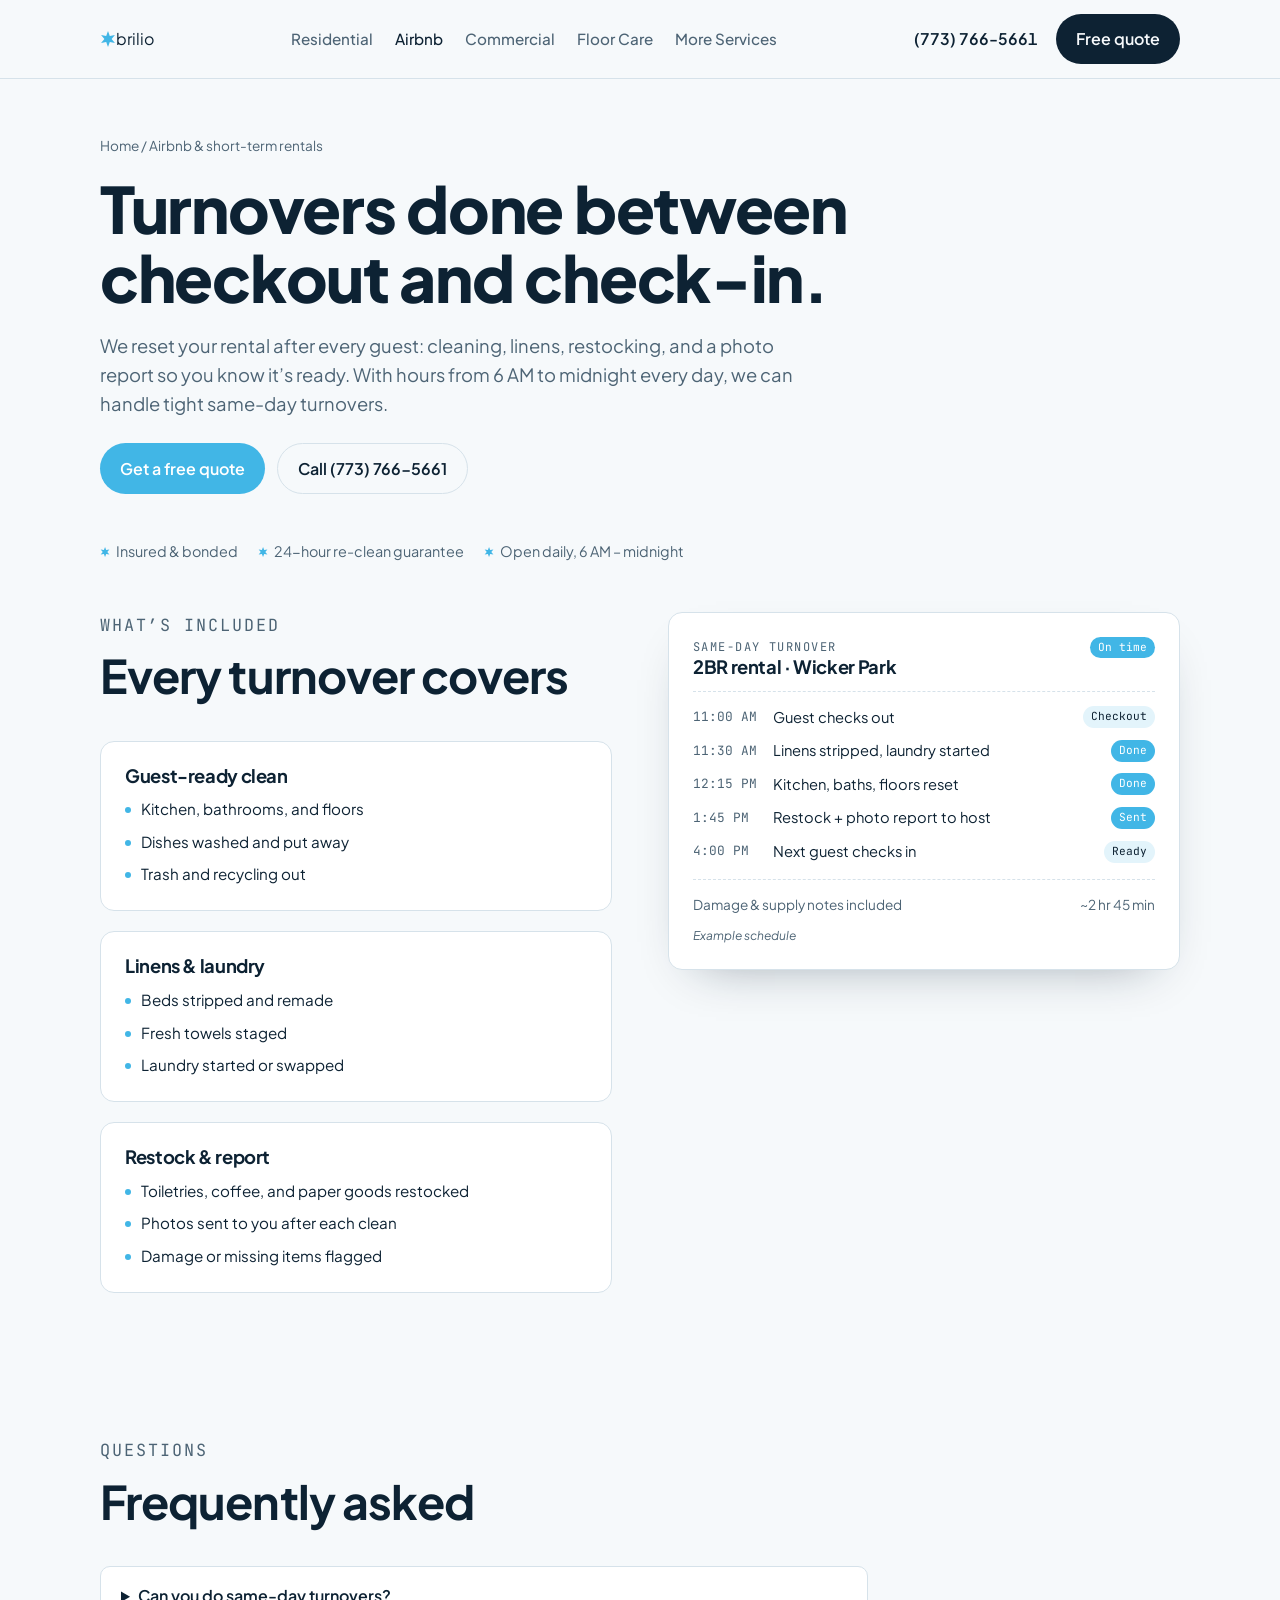
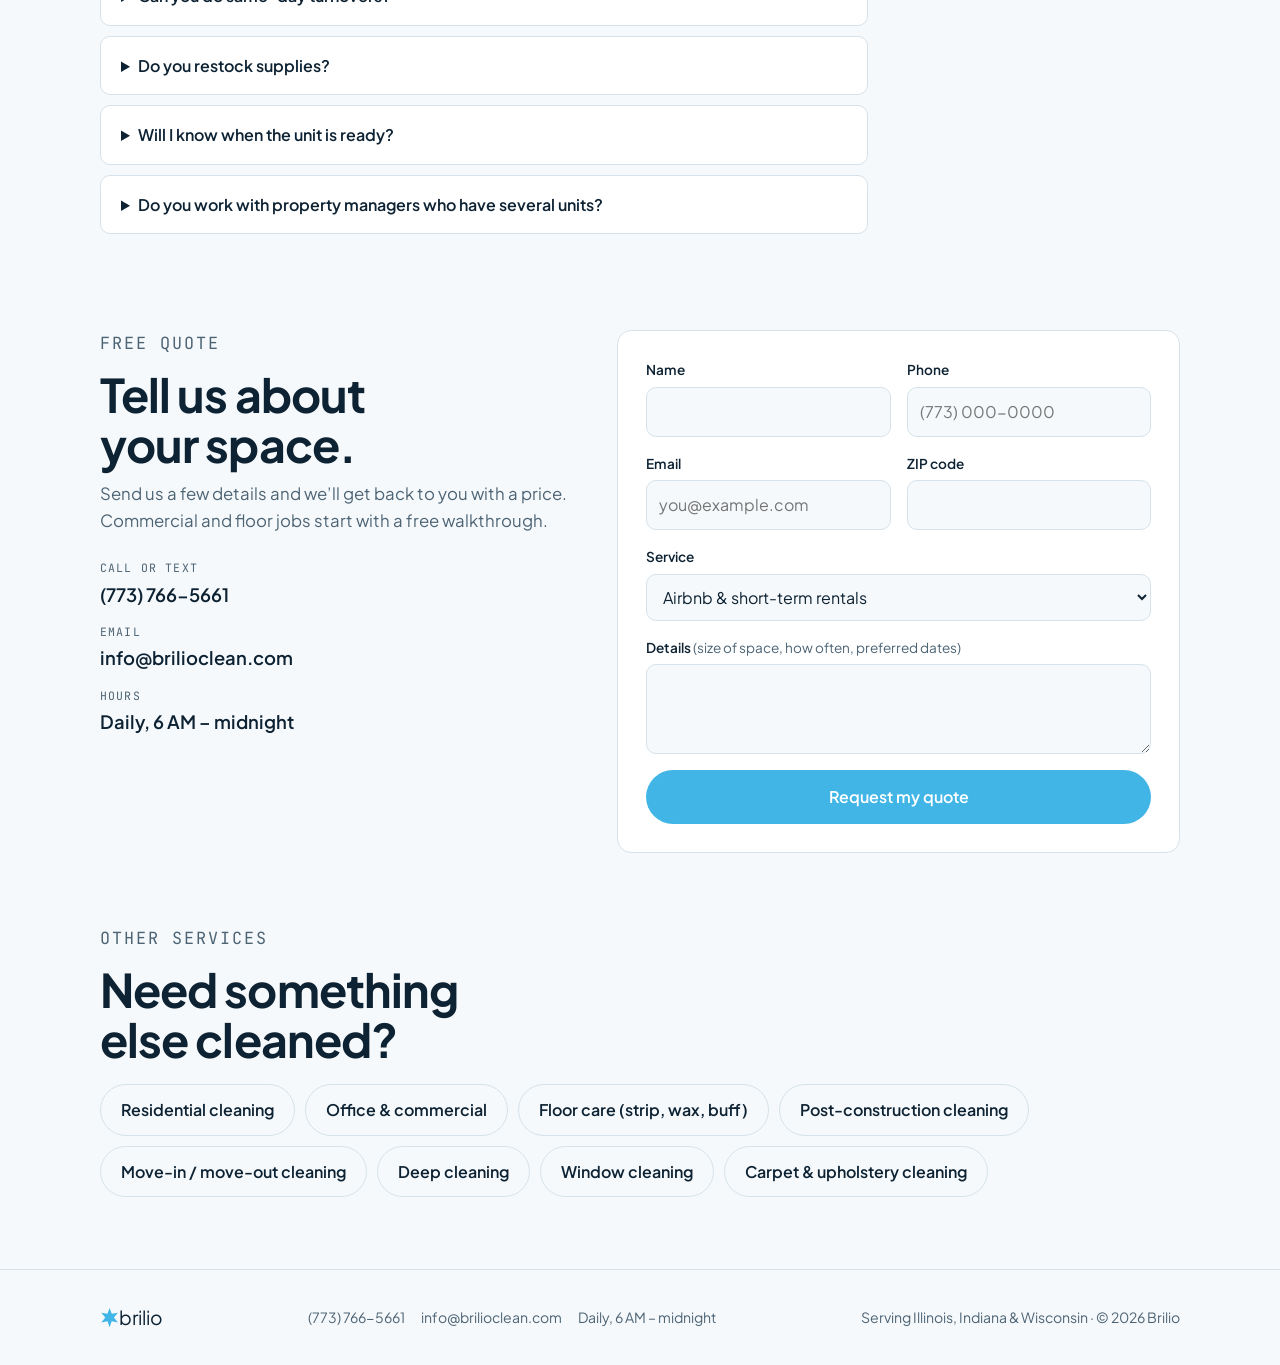
<file: airbnb-cleaning.html>
<!doctype html>
<html lang="en">
<head>
<meta charset="utf-8">
<meta name="viewport" content="width=device-width, initial-scale=1, viewport-fit=cover">
<title>Airbnb &amp; Short-Term Rental Cleaning in Chicago | Brilio</title>
<meta name="description" content="Airbnb and VRBO turnover cleaning in Chicago and across Illinois, Indiana, and Wisconsin. Same-day turnovers, linen changes, restocking, and photo reports for hosts.">
<link rel="canonical" href="https://www.brilioclean.com/airbnb-cleaning">
<meta name="theme-color" content="#0d2233">
<meta property="og:title" content="Airbnb &amp; Short-Term Rental Cleaning in Chicago | Brilio">
<meta property="og:description" content="Airbnb and VRBO turnover cleaning in Chicago and across Illinois, Indiana, and Wisconsin. Same-day turnovers, linen changes, restocking, and photo reports for hosts.">
<meta property="og:url" content="https://www.brilioclean.com/airbnb-cleaning">
<meta property="og:type" content="website">
<meta property="og:site_name" content="Brilio">
<link rel="icon" href="/favicon.svg" type="image/svg+xml">
<link rel="preconnect" href="https://fonts.googleapis.com">
<link rel="preconnect" href="https://fonts.gstatic.com" crossorigin>
<link rel="stylesheet" href="https://fonts.googleapis.com/css2?family=Plus+Jakarta+Sans:wght@400;500;600;700;800&family=JetBrains+Mono:wght@500&display=swap">
<link rel="stylesheet" href="/styles.css">
</head>
<body>
<svg width="0" height="0" style="position:absolute" aria-hidden="true">
  <symbol id="star" viewBox="-10 -10 20 20"><polygon points="0,-10 2.25,-3.9 8.66,-5 4.5,0 8.66,5 2.25,3.9 0,10 -2.25,3.9 -8.66,5 -4.5,0 -8.66,-5 -2.25,-3.9"/></symbol>
</svg>
<header class="site">
  <div class="wrap">
    <a class="logo" href="/" aria-label="Brilio home"><svg class="star" aria-hidden="true"><use href="#star"/></svg>brilio</a>
    <nav class="main" aria-label="Main">
      <a href="/residential-cleaning">Residential</a>
      <a href="/airbnb-cleaning" aria-current="page">Airbnb</a>
      <a href="/commercial-cleaning">Commercial</a>
      <a href="/floor-care">Floor Care</a>
      <a href="/#more-services">More Services</a>
    </nav>
    <div class="hdr-right">
      <a class="hdr-phone" href="tel:+17737665661">(773) 766-5661</a>
      <a class="btn" href="#quote">Free quote</a>
    </div>
  </div>
</header>

<main id="top">
  <section class="page-hero">
    <div class="wrap">
      <p class="crumbs"><a href="/">Home</a> / Airbnb &amp; short-term rentals</p>
      <h1>Turnovers done between checkout and check-in.</h1>
      <p class="lede">We reset your rental after every guest: cleaning, linens, restocking, and a photo report so you know it’s ready. With hours from 6 AM to midnight every day, we can handle tight same-day turnovers.</p>
      <div class="ctas">
        <a class="btn sky" href="#quote">Get a free quote</a>
        <a class="btn ghost" href="tel:+17737665661">Call (773) 766-5661</a>
      </div>
      <div class="trust">
          <span><svg class="star" aria-hidden="true"><use href="#star"/></svg>Insured &amp; bonded</span>
          <span><svg class="star" aria-hidden="true"><use href="#star"/></svg>24-hour re-clean guarantee</span>
          <span><svg class="star" aria-hidden="true"><use href="#star"/></svg>Open daily, 6 AM – midnight</span>
        </div>
    </div>
  </section>
  <section class="block" style="padding-top:8px">
    <div class="wrap split" style="align-items:start">
      <div>
        <div class="head"><p class="eyebrow">What’s included</p><h2>Every turnover covers</h2></div>
        <div class="checklist"><div class="group"><h3>Guest-ready clean</h3><ul><li>Kitchen, bathrooms, and floors</li><li>Dishes washed and put away</li><li>Trash and recycling out</li></ul></div><div class="group"><h3>Linens &amp; laundry</h3><ul><li>Beds stripped and remade</li><li>Fresh towels staged</li><li>Laundry started or swapped</li></ul></div><div class="group"><h3>Restock &amp; report</h3><ul><li>Toiletries, coffee, and paper goods restocked</li><li>Photos sent to you after each clean</li><li>Damage or missing items flagged</li></ul></div></div>
      </div>
      <article class="ticket" aria-label="Example Airbnb turnover schedule">
        <header>
          <div>
            <p class="eyebrow">Same-day turnover</p>
            <h3>2BR rental · Wicker Park</h3>
          </div>
          <span class="chip done">On time</span>
        </header>
        <ol class="timeline">
          <li><time>11:00 AM</time><span>Guest checks out</span><span class="chip">Checkout</span></li>
          <li><time>11:30 AM</time><span>Linens stripped, laundry started</span><span class="chip done">Done</span></li>
          <li><time>12:15 PM</time><span>Kitchen, baths, floors reset</span><span class="chip done">Done</span></li>
          <li><time>1:45 PM</time><span>Restock + photo report to host</span><span class="chip done">Sent</span></li>
          <li><time>4:00 PM</time><span>Next guest checks in</span><span class="chip">Ready</span></li>
        </ol>
        <footer><span>Damage &amp; supply notes included</span><span>~2 hr 45 min</span></footer>
        <p class="note">Example schedule</p>
      </article>
    </div>
  </section>

  <section class="block">
    <div class="wrap">
      <div class="head"><p class="eyebrow">Questions</p><h2>Frequently asked</h2></div>
      <div class="faq"><details><summary>Can you do same-day turnovers?</summary><p>Yes. We work from 6 AM to midnight every day, so we can fit a turnover between an 11 AM checkout and a 4 PM check-in.</p></details><details><summary>Do you restock supplies?</summary><p>Yes. We restock toiletries, paper goods, and kitchen basics from the supplies you keep at the property, and tell you when you’re running low.</p></details><details><summary>Will I know when the unit is ready?</summary><p>Yes. After each turnover we send you photos of the finished unit, plus notes on any damage or missing items.</p></details><details><summary>Do you work with property managers who have several units?</summary><p>Yes. Tell us how many units you manage and how often they turn over, and we’ll set up a schedule.</p></details></div>
    </div>
  </section>
  <section class="block" id="quote" style="padding-top:24px">
    <div class="wrap quote">
      <div>
        <div class="head" style="margin-bottom:0">
          <p class="eyebrow">Free quote</p>
          <h2>Tell us about your space.</h2>
          <p>Send us a few details and we’ll get back to you with a price. Commercial and floor jobs start with a free walkthrough.</p>
        </div>
        <div class="contact-lines">
          <div><span class="lbl">Call or text</span><a class="val" href="tel:+17737665661">(773) 766-5661</a></div>
          <div><span class="lbl">Email</span><a class="val" href="mailto:info@brilioclean.com">info@brilioclean.com</a></div>
          <div><span class="lbl">Hours</span><span class="val">Daily, 6 AM – midnight</span></div>
        </div>
      </div>
      <form class="qf" id="quoteForm" action="https://formsubmit.co/ajax/df6a463ea6c9df99f22c3e2976bc7e55" method="POST" novalidate>
        <input type="hidden" name="_subject" value="New quote request from brilioclean.com">
        <input type="hidden" name="_template" value="table">
        <input type="hidden" name="_captcha" value="false">
        <div class="hp" aria-hidden="true"><label for="q-honey">Leave this empty</label><input id="q-honey" name="_honey" tabindex="-1" autocomplete="off"></div>
        <div class="field"><label for="q-name">Name</label><input id="q-name" name="name" autocomplete="name" required></div>
        <div class="field"><label for="q-phone">Phone</label><input id="q-phone" name="phone" type="tel" autocomplete="tel" placeholder="(773) 000-0000"></div>
        <div class="field"><label for="q-email">Email</label><input id="q-email" name="email" type="email" autocomplete="email" placeholder="you@example.com"></div>
        <div class="field"><label for="q-zip">ZIP code</label><input id="q-zip" name="zip" inputmode="numeric" maxlength="5" autocomplete="postal-code"></div>
        <div class="field full"><label for="q-service">Service</label>
          <select id="q-service" name="service">
            <option>Residential cleaning</option>
            <option selected>Airbnb & short-term rentals</option>
            <option>Office & commercial</option>
            <option>Floor care (strip, wax, buff)</option>
            <option>Post-construction cleaning</option>
            <option>Move-in / move-out cleaning</option>
            <option>Deep cleaning</option>
            <option>Window cleaning</option>
            <option>Carpet &amp; upholstery cleaning</option>
          </select>
        </div>
        <div class="field full"><label for="q-details">Details <span class="req">(size of space, how often, preferred dates)</span></label><textarea id="q-details" name="details"></textarea></div>
        <button class="btn sky" type="submit">Request my quote</button>
        <p class="ok" id="quoteOk" role="status" hidden>Thanks! We got your request and will be in touch soon. Need us sooner? Call or text (773) 766-5661.</p>
        <p class="err" id="quoteErr" role="alert" hidden></p>
      </form>
    </div>
  </section>

  <section class="block" style="padding-top:0">
    <div class="wrap">
      <div class="head" style="margin-bottom:20px"><p class="eyebrow">Other services</p><h2>Need something else cleaned?</h2></div>
      <div class="other-services"><a class="btn ghost" href="/residential-cleaning">Residential cleaning</a><a class="btn ghost" href="/commercial-cleaning">Office & commercial</a><a class="btn ghost" href="/floor-care">Floor care (strip, wax, buff)</a><a class="btn ghost" href="/post-construction-cleaning">Post-construction cleaning</a><a class="btn ghost" href="/move-out-cleaning">Move-in / move-out cleaning</a><a class="btn ghost" href="/deep-cleaning">Deep cleaning</a><a class="btn ghost" href="/window-cleaning">Window cleaning</a><a class="btn ghost" href="/carpet-cleaning">Carpet &amp; upholstery cleaning</a></div>
    </div>
  </section>

</main>
<footer class="site">
  <div class="wrap">
    <a class="logo" href="/" style="font-size:1.2rem"><svg class="star" aria-hidden="true"><use href="#star"/></svg>brilio</a>
    <div class="contact">
      <a href="tel:+17737665661">(773) 766-5661</a>
      <a href="mailto:info@brilioclean.com">info@brilioclean.com</a>
      <span>Daily, 6 AM – midnight</span>
    </div>
    <span>Serving Illinois, Indiana &amp; Wisconsin · © 2026 Brilio</span>
  </div>
</footer>
<script src="/site.js"></script>
</body>
</html>
</file>
<file: styles.css>
/* Layout: lake-blue + Chicago-star sparkle; full-bleed bands, left-aligned editorial headings, cards only where they're real objects (services, quote form) */
:root {
  --bg: #f6f9fb;
  --surface: #ffffff;
  --ink: #0d2233;
  --muted: #4d6475;
  --line: #d6e2ea;
  --sky: #41b6e6;        /* Chicago flag blue */
  --sky-soft: #e3f4fb;
  --star: #d7192e;       /* Chicago flag star red, used sparingly */
  --band: #0d2233;
  --band-fg: #eaf6fc;
  --band-muted: #9cb8ca;
  --btn-fg: #ffffff;
  --display: "Plus Jakarta Sans", "Avenir Next", "Segoe UI", system-ui, sans-serif;
  --body: "Plus Jakarta Sans", "Helvetica Neue", Arial, system-ui, sans-serif;
  --mono: "JetBrains Mono", ui-monospace, "SFMono-Regular", Menlo, monospace;
  --radius: 14px;
}
@media (prefers-color-scheme: dark) {
  :root:not([data-theme="light"]) {
    --bg: #0a1924; --surface: #10242f; --ink: #e6f2f9; --muted: #9db4c3; --line: #21394a;
    --sky: #5cc6ee; --sky-soft: #123446; --star: #ff4d5e; --band: #061019; --band-fg: #e6f2f9;
    --band-muted: #8fabbd; --btn-fg: #061019; color-scheme: dark;
  }
}
:root[data-theme="dark"] {
  --bg: #0a1924; --surface: #10242f; --ink: #e6f2f9; --muted: #9db4c3; --line: #21394a;
  --sky: #5cc6ee; --sky-soft: #123446; --star: #ff4d5e; --band: #061019; --band-fg: #e6f2f9;
  --band-muted: #8fabbd; --btn-fg: #061019; color-scheme: dark;
}

* { box-sizing: border-box; }
html { scroll-behavior: smooth; scroll-padding-top: 80px; }
body { margin: 0; }
img { max-width: 100%; }
[hidden] { display: none !important; }
body { background: var(--bg); color: var(--ink); font-family: var(--body); font-size: 1rem; line-height: 1.6; }
.wrap { max-width: 1120px; margin-inline: auto; padding-inline: 20px; }
h1, h2, h3 { font-family: var(--display); line-height: 1.08; margin: 0; text-wrap: balance; letter-spacing: -0.02em; }
p { margin: 0; }
a { color: inherit; }
:focus-visible { outline: 3px solid var(--sky); outline-offset: 3px; border-radius: 4px; }
.eyebrow { font-family: var(--mono); font-size: .75rem; letter-spacing: .12em; text-transform: uppercase; color: var(--muted); }
.star { width: 1em; height: 1em; fill: var(--sky); flex: none; }


/* header */
header.site { position: sticky; top: env(safe-area-inset-top, 0px); z-index: 10; background: color-mix(in srgb, var(--bg) 88%, transparent); backdrop-filter: blur(8px); border-bottom: 1px solid var(--line); }
header.site .wrap { display: flex; align-items: center; justify-content: space-between; gap: 16px; padding-block: 14px; }
.logo { display: flex; align-items: center; color: var(--ink); text-decoration: none; }
.logo-mark { display: block; height: 46px; width: auto; }
@media (max-width: 600px) { .logo-mark { height: 40px; } }
.logo-sm .logo-mark { height: 34px; }
nav.main { display: flex; gap: 22px; white-space: nowrap; font-weight: 500; font-size: .95rem; }
nav.main a { text-decoration: none; color: var(--muted); }
nav.main a:hover { color: var(--ink); }
.btn { display: inline-flex; align-items: center; gap: 8px; background: var(--ink); color: var(--bg); font-weight: 600; text-decoration: none; padding: 12px 20px; border-radius: 999px; border: 0; font: inherit; font-weight: 600; cursor: pointer; transition: transform .15s ease, background .15s ease; }
.btn:hover { transform: translateY(-1px); }
.btn.sky { background: var(--sky); color: var(--btn-fg); }
.btn.ghost { background: transparent; color: var(--ink); border: 1.5px solid var(--line); }
@media (max-width: 1060px) { nav.main { display: none; } }

/* hero */
.hero { padding-block: 72px 56px; }
.hero .wrap { display: grid; grid-template-columns: 1.25fr 1fr; gap: 48px; align-items: center; }
.hero h1 { font-size: clamp(2.6rem, 6.5vw, 5rem); font-weight: 800; }
.hero h1 em { font-style: normal; color: var(--sky); position: relative; }
.hero .lede { margin-top: 20px; font-size: 1.15rem; color: var(--muted); max-width: 34em; }
.hero .ctas { display: flex; flex-wrap: wrap; gap: 12px; margin-top: 28px; }
.trust { display: flex; flex-wrap: wrap; gap: 8px 20px; margin-top: 28px; font-size: .9rem; color: var(--muted); }
.trust span { display: inline-flex; align-items: center; gap: 6px; }
.trust .star { width: .7em; height: .7em; }

/* turnover ticket */
.ticket { background: var(--surface); border: 1px solid var(--line); border-radius: var(--radius); padding: 24px; box-shadow: 0 20px 50px -30px rgba(13,34,51,.45); min-width: 0; }
.ticket header { display: flex; justify-content: space-between; align-items: baseline; gap: 12px; border-bottom: 1px dashed var(--line); padding-bottom: 14px; margin-bottom: 14px; }
.ticket h3 { font-size: 1.15rem; }
.ticket .addr { color: var(--muted); font-size: .85rem; }
.timeline { list-style: none; padding: 0; margin: 0; display: grid; gap: 10px; }
.timeline li { display: grid; grid-template-columns: 68px 1fr auto; gap: 12px; align-items: center; font-size: .92rem; }
.timeline time { font-family: var(--mono); font-size: .8rem; color: var(--muted); font-variant-numeric: tabular-nums; }
.chip { font-family: var(--mono); font-size: .7rem; padding: 2px 8px; border-radius: 999px; background: var(--sky-soft); color: var(--ink); white-space: nowrap; }
.chip.done { background: var(--sky); color: var(--btn-fg); }
.ticket footer { margin-top: 16px; padding-top: 14px; border-top: 1px dashed var(--line); font-size: .85rem; color: var(--muted); display: flex; justify-content: space-between; gap: 12px; flex-wrap: wrap; }
.ticket .note { font-size: .75rem; color: var(--muted); margin-top: 10px; font-style: italic; }

/* sections */
section.block { padding-block: 72px; }
.head { display: grid; gap: 12px; margin-bottom: 40px; max-width: 40em; }
.head h2 { font-size: clamp(2rem, 4vw, 2.9rem); font-weight: 700; }
.head p { color: var(--muted); font-size: 1.05rem; }

/* services */
.services { display: grid; grid-template-columns: repeat(2, minmax(0, 1fr)); gap: 20px; }
.svc { background: var(--surface); border: 1px solid var(--line); border-radius: var(--radius); padding: 28px; display: grid; gap: 14px; align-content: start; transition: border-color .2s ease, transform .2s ease; }
.svc:hover { border-color: var(--sky); transform: translateY(-2px); }
.svc .tag { font-family: var(--mono); font-size: .72rem; letter-spacing: .1em; text-transform: uppercase; color: var(--muted); }
.svc h3 { font-size: 1.5rem; font-weight: 700; }
.svc p { color: var(--muted); }
.svc ul { margin: 0; padding: 0; list-style: none; display: grid; gap: 6px; font-size: .93rem; }
.svc li { display: flex; gap: 10px; align-items: baseline; }
.svc li::before { content: ""; width: 6px; height: 6px; border-radius: 50%; background: var(--sky); flex: none; transform: translateY(-2px); }
.svc .more { font-weight: 600; text-decoration: none; color: var(--ink); border-bottom: 2px solid var(--sky); justify-self: start; }

/* floor care band */
.band { background: var(--band); color: var(--band-fg); }
.band .eyebrow, .band .head p { color: var(--band-muted); }
.steps { list-style: none; margin: 0; padding: 0; display: grid; grid-template-columns: repeat(5, minmax(0, 1fr)); gap: 0; border-top: 1px solid color-mix(in srgb, var(--band-fg) 18%, transparent); }
.steps li { padding: 24px 20px 8px 0; display: grid; gap: 8px; align-content: start; }
.steps .n { font-family: var(--mono); font-size: .8rem; color: var(--sky); }
.steps h3 { font-size: 1.2rem; font-weight: 700; }
.steps p { font-size: .9rem; color: var(--band-muted); }
.floors { margin-top: 36px; display: flex; flex-wrap: wrap; gap: 8px; }
.floors span { font-size: .85rem; border: 1px solid color-mix(in srgb, var(--band-fg) 25%, transparent); border-radius: 999px; padding: 6px 14px; }

/* why + areas */
.split { display: grid; grid-template-columns: 1fr 1fr; gap: 56px; }
.why { display: grid; gap: 22px; }
.why > div { display: grid; grid-template-columns: auto 1fr; gap: 14px; }
.why .star { margin-top: .35em; width: .9rem; height: .9rem; }
.why h3 { font-size: 1.15rem; font-weight: 700; margin-bottom: 4px; }
.why p { color: var(--muted); font-size: .95rem; }
.areas { display: flex; flex-wrap: wrap; gap: 8px; }
.areas span { background: var(--surface); border: 1px solid var(--line); border-radius: 8px; padding: 6px 12px; font-size: .9rem; }
.areas-note { margin-top: 16px; color: var(--muted); font-size: .9rem; }


/* quote */
.quote { display: grid; grid-template-columns: 1fr 1.2fr; gap: 48px; align-items: start; }
.contact-lines { display: grid; gap: 14px; margin-top: 24px; }
.contact-lines div { display: grid; gap: 2px; }
.contact-lines .lbl { font-family: var(--mono); font-size: .72rem; letter-spacing: .1em; text-transform: uppercase; color: var(--muted); }
.contact-lines .val { font-size: 1.15rem; font-weight: 600; user-select: all; }
form.qf { background: var(--surface); border: 1px solid var(--line); border-radius: var(--radius); padding: 28px; display: grid; grid-template-columns: 1fr 1fr; gap: 16px; min-width: 0; }
.field { display: grid; gap: 6px; min-width: 0; }
.field.full { grid-column: 1 / -1; }
.field label { font-size: .85rem; font-weight: 600; }
.field input, .field select, .field textarea { font: inherit; color: var(--ink); background: var(--bg); border: 1px solid var(--line); border-radius: 10px; padding: 11px 12px; width: 100%; }
.field textarea { min-height: 90px; resize: vertical; }
.field input:focus, .field select:focus, .field textarea:focus { outline: 2px solid var(--sky); outline-offset: 1px; border-color: var(--sky); }
.qf .btn { grid-column: 1 / -1; justify-content: center; padding-block: 14px; }
.qf .ok { grid-column: 1 / -1; background: var(--sky-soft); border-radius: 10px; padding: 12px 14px; font-size: .92rem; }

footer.site { border-top: 1px solid var(--line); padding-block: 32px; color: var(--muted); font-size: .88rem; }
footer.site .wrap { display: flex; justify-content: space-between; gap: 16px; flex-wrap: wrap; align-items: center; }

@media (max-width: 900px) {
  .hero .wrap, .split, .quote { grid-template-columns: 1fr; gap: 40px; }
  .steps { grid-template-columns: 1fr 1fr; }
}
@media (max-width: 600px) {
  .services, .steps, form.qf { grid-template-columns: 1fr; }
  .hero { padding-block: 44px 32px; }
  section.block { padding-block: 52px; }
  .svc, form.qf { padding: 22px; }
  .timeline li { grid-template-columns: 58px 1fr; }
  .timeline .chip { grid-column: 2; justify-self: start; }
}
@media (prefers-reduced-motion: reduce) { * { transition: none !important; } }

/* header phone */
.hdr-right { display: flex; align-items: center; gap: 18px; }
.hdr-phone { font-weight: 600; text-decoration: none; font-variant-numeric: tabular-nums; white-space: nowrap; }
.hdr-phone:hover { color: var(--sky); }
nav.main a[aria-current="page"] { color: var(--ink); }

/* service area states */
.states { display: grid; gap: 12px; }
.state { display: flex; justify-content: space-between; align-items: baseline; gap: 12px; background: var(--surface); border: 1px solid var(--line); border-radius: 10px; padding: 14px 18px; }
.state b { font-family: var(--display); font-size: 1.15rem; }
.state span { color: var(--muted); font-size: .88rem; text-align: right; }

/* inner pages */
.page-hero { padding-block: 56px 40px; }
.page-hero .wrap { display: grid; gap: 18px; max-width: 1120px; }
.page-hero h1 { font-size: clamp(2.3rem, 5.5vw, 4rem); font-weight: 800; max-width: 16em; }
.page-hero .lede { font-size: 1.15rem; color: var(--muted); max-width: 38em; }
.page-hero .ctas { display: flex; flex-wrap: wrap; gap: 12px; margin-top: 6px; }
.crumbs { font-size: .85rem; color: var(--muted); }
.crumbs a { text-decoration: none; }
.crumbs a:hover { color: var(--ink); }
.checklist { display: grid; grid-template-columns: repeat(auto-fill, minmax(min(100%, 300px), 1fr)); gap: 20px; }
.checklist .group { background: var(--surface); border: 1px solid var(--line); border-radius: var(--radius); padding: 24px; display: grid; gap: 12px; align-content: start; }
.checklist h3 { font-size: 1.15rem; font-weight: 700; }
.checklist ul { margin: 0; padding: 0; list-style: none; display: grid; gap: 8px; font-size: .95rem; }
.checklist li { display: flex; gap: 10px; align-items: baseline; }
.checklist li::before { content: ""; width: 6px; height: 6px; border-radius: 50%; background: var(--sky); flex: none; transform: translateY(-2px); }
.faq { display: grid; gap: 10px; max-width: 48em; }
.faq details { background: var(--surface); border: 1px solid var(--line); border-radius: 10px; padding: 16px 20px; }
.faq summary { font-weight: 600; cursor: pointer; }
.faq details p { margin-top: 10px; color: var(--muted); }
.other-services { display: flex; flex-wrap: wrap; gap: 10px; }

/* contact + form status */
.contact-lines a.val { text-decoration: none; }
.contact-lines a.val:hover { color: var(--sky); }
.qf .err { grid-column: 1 / -1; border: 1px solid var(--star); border-radius: 10px; padding: 12px 14px; font-size: .92rem; }
.qf .hp { position: absolute; left: -9999px; width: 1px; height: 1px; overflow: hidden; }
.qf .btn[disabled] { opacity: .6; cursor: wait; }
.field .req { color: var(--muted); font-weight: 400; }
footer.site .contact { display: flex; gap: 16px; flex-wrap: wrap; }
footer.site a { text-decoration: none; }
footer.site a:hover { color: var(--ink); }

@media (max-width: 600px) {
  .hdr-phone { display: none; }
  .page-hero { padding-block: 40px 24px; }
}

/* more services */
.mini-services { display: flex; flex-wrap: wrap; gap: 14px; }
.mini-services .mini { flex: 1 1 190px; min-width: 0; }
.mini { display: grid; gap: 6px; align-content: start; text-decoration: none; background: var(--surface); border: 1px solid var(--line); border-radius: 12px; padding: 20px 22px; transition: border-color .2s ease, transform .2s ease; }
.mini:hover { border-color: var(--sky); transform: translateY(-2px); }
.mini h3 { font-size: 1.1rem; font-weight: 700; }
.mini h3::after { content: " →"; color: var(--sky); }
.mini p { color: var(--muted); font-size: .92rem; }

/* process steps on a light background */
.steps.steps-light { grid-template-columns: repeat(4, minmax(0, 1fr)); border-top-color: var(--line); }
.steps.steps-light p { color: var(--muted); }
@media (max-width: 900px) { .steps.steps-light { grid-template-columns: 1fr 1fr; } }
@media (max-width: 600px) { .steps.steps-light { grid-template-columns: 1fr; } }

/* stats band */
.stats-band { border-block: 1px solid var(--line); background: var(--surface); }
.stats { display: grid; grid-template-columns: repeat(4, minmax(0, 1fr)); padding-block: 28px; }
.stat { display: grid; gap: 4px; align-content: start; padding-inline: 20px; border-left: 1px solid var(--line); min-width: 0; }
.stat:first-child { border-left: 0; padding-left: 0; }
.stat b { font-family: var(--display); font-size: clamp(1.8rem, 3.6vw, 2.6rem); font-weight: 800; letter-spacing: -0.03em; line-height: 1.05; font-variant-numeric: tabular-nums; }
.stat:first-child b { color: var(--sky); }
.stat span { color: var(--muted); font-size: .9rem; line-height: 1.4; }
@media (max-width: 760px) {
  .stats { grid-template-columns: 1fr 1fr; gap: 22px 0; }
  .stat:nth-child(3) { border-left: 0; padding-left: 0; }
}

/* places we clean */
.places { display: grid; grid-template-columns: repeat(auto-fit, minmax(min(100%, 210px), 1fr)); gap: 0; border-top: 1px solid var(--line); }
.place-group { padding: 22px 22px 6px 0; display: grid; gap: 12px; align-content: start; min-width: 0; }
.place-group h3 { font-size: 1.05rem; font-weight: 700; }
.place-group ul { margin: 0; padding: 0; list-style: none; display: grid; gap: 8px; color: var(--muted); font-size: .95rem; }
.place-group li { display: flex; gap: 10px; align-items: baseline; }
.place-group li::before { content: ""; width: 6px; height: 6px; border-radius: 50%; background: var(--sky); flex: none; transform: translateY(-2px); }
@media (max-width: 1000px) and (min-width: 521px) { .places { grid-template-columns: 1fr 1fr; } }

/* photos */
.photos-band { padding-block: 40px 8px; }
.photos-band figure { margin: 0; border-radius: var(--radius); overflow: hidden; background: var(--line); min-width: 0; }
.photos-band img { display: block; width: 100%; height: 100%; object-fit: cover; }
.mosaic { display: grid; grid-template-columns: 2fr 1fr 1fr; gap: 14px; height: 440px; }
.photo-row { display: grid; grid-template-columns: repeat(3, minmax(0, 1fr)); gap: 14px; }
.photo-row figure { aspect-ratio: 4 / 5; }
@media (max-width: 760px) {
  .mosaic { grid-template-columns: 1fr 1fr; height: auto; }
  .mosaic .m-wide { grid-column: 1 / -1; aspect-ratio: 16 / 9; }
  .mosaic figure:not(.m-wide) { aspect-ratio: 4 / 5; }
}
@media (max-width: 600px) {
  .photo-row { grid-template-columns: 1fr 1fr; }
  .photo-row figure:first-child { grid-column: 1 / -1; aspect-ratio: 4 / 3; }
  .photo-row figure:first-child img { object-position: center 30%; }
}
</file>
